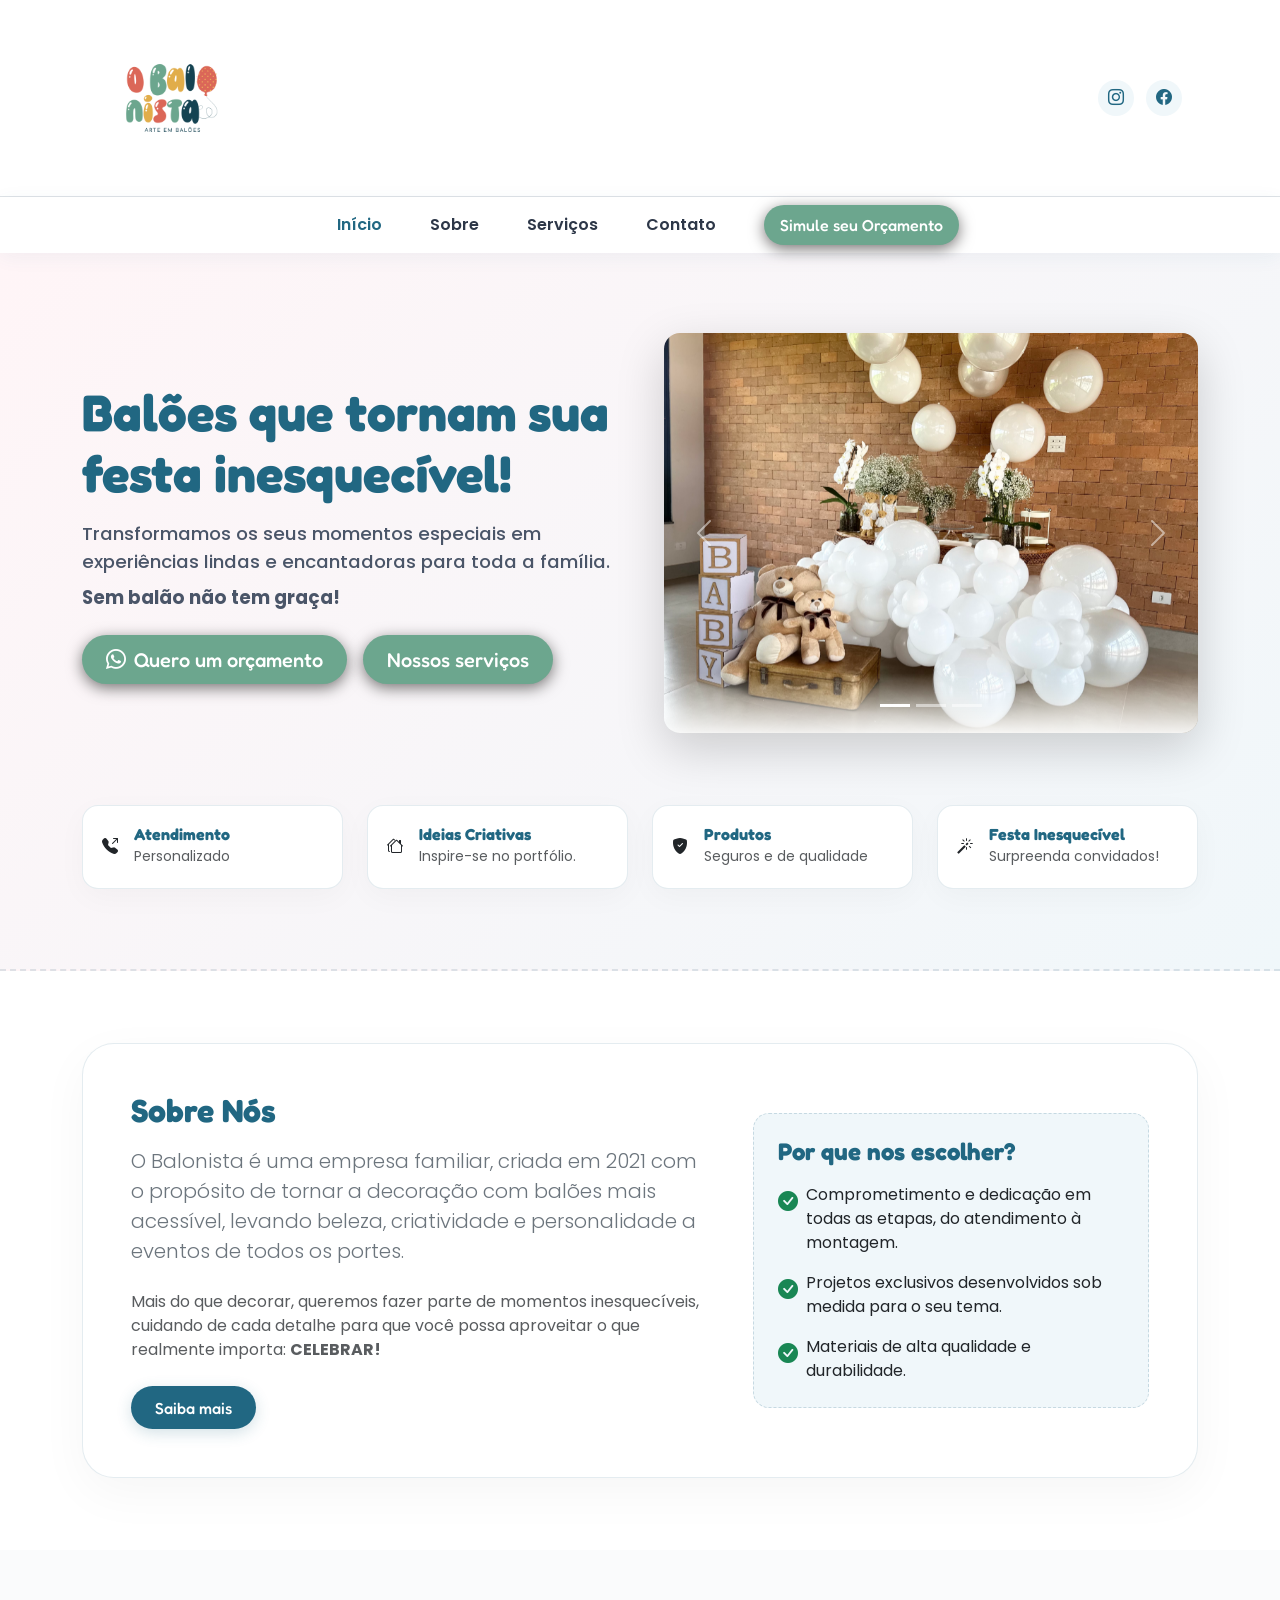
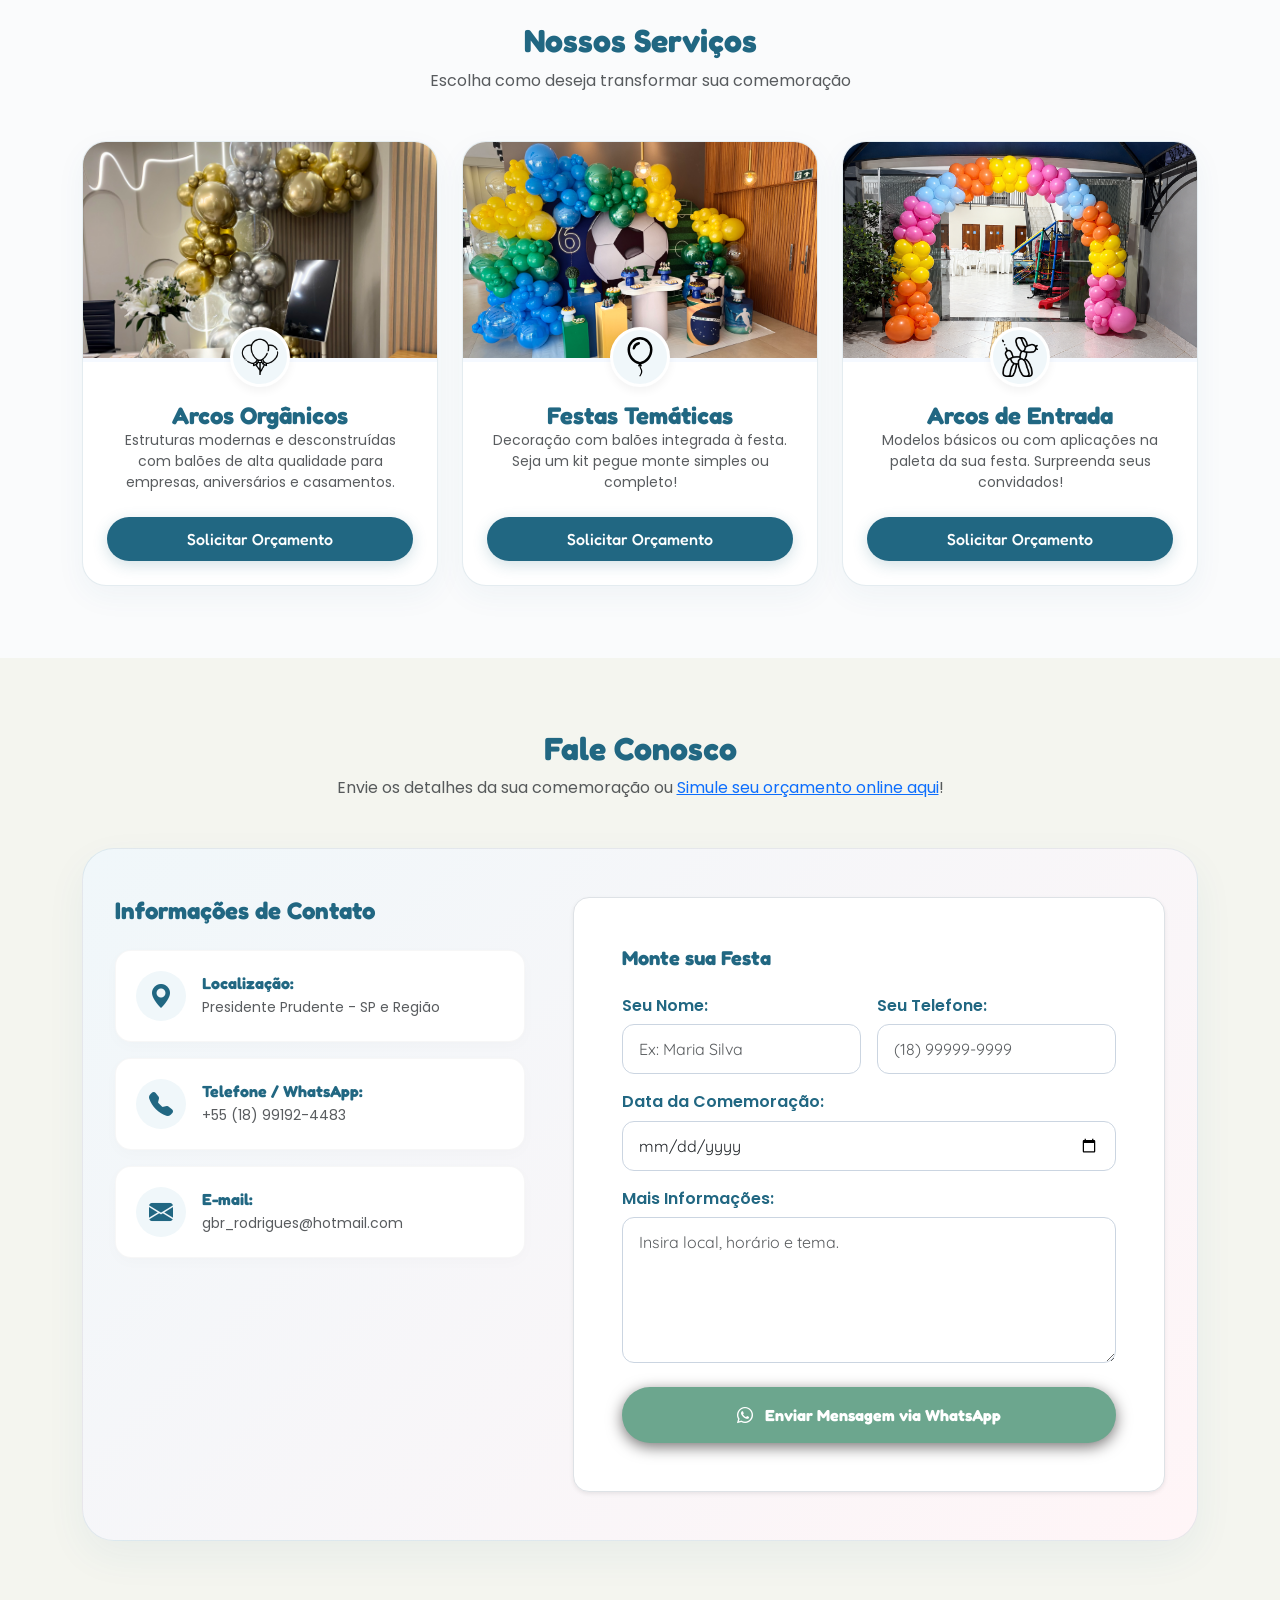
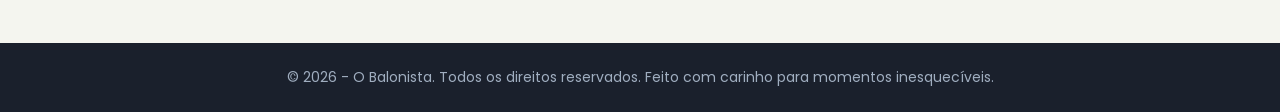
<file: index.html>
<!DOCTYPE html>
<html lang="pt-br">

<head>
    <meta charset="UTF-8">
    <meta name="viewport" content="width=device-width, initial-scale=1.0">
    <title>O Balonista</title>

    <!-- Favicon -->
    <link href="../icons/balloon.svg" rel="icon">

    <!-- Google Fonts -->
    <link rel="preconnect" href="https://fonts.googleapis.com">
    <link rel="preconnect" href="https://fonts.gstatic.com" crossorigin>
    <link href="https://fonts.googleapis.com/css2?family=Fredoka:wght@300..700&family=Quicksand:wght@300..700&family=Poppins:wght@300;400;500;600;700&display=swap" rel="stylesheet">

    <!-- Bootstrap 5 CSS -->
    <link href="https://cdn.jsdelivr.net/npm/bootstrap@5.3.3/dist/css/bootstrap.min.css" rel="stylesheet">
    <!-- Bootstrap Icons -->
    <link rel="stylesheet" href="https://cdn.jsdelivr.net/npm/bootstrap-icons@1.11.3/font/bootstrap-icons.min.css">
    <!-- Custom CSS -->
    <link rel="stylesheet" href="../css/style.css">
</head>

<body>

    <!-- Header / Top Bar -->
    <header class="py-2 bg-white border-bottom">
        <div class="container d-flex justify-content-between align-items-center">
            <div class="d-flex align-items-center">
                <a href="index.html" class="navbar-brand">
                    <img src="../imgs/logos/Artboard 1_3.png" alt="Logo da página" class="logo">
                </a>
            </div>
            <div class="d-none d-lg-flex align-items-center">
                <div class="social-icons me-3">
                    <a href="https://www.instagram.com/obalonista_/" target="_blank" aria-label="Instagram"><i class="bi bi-instagram"></i></a>
                    <a href="https://www.facebook.com/OBalonistapp" target="_blank" aria-label="Facebook"><i class="bi bi-facebook"></i></a>
                </div>

            </div>
        </div>
    </header>

    <!-- Main Navigation Bar -->
    <nav class="navbar navbar-expand-lg top-navbar sticky-top">
        <div class="container">
            <button class="navbar-toggler border-0" type="button" data-bs-toggle="collapse" data-bs-target="#navbarNav"
                aria-controls="navbarNav" aria-expanded="false" aria-label="Alternar navegação">
                <span class="navbar-toggler-icon"></span>
            </button>
            <div class="collapse navbar-collapse justify-content-center" id="navbarNav">
                <ul class="navbar-nav align-items-center gap-lg-3">
                    <li class="nav-item">
                        <a class="nav-link active" href="#">Início</a>
                    </li>
                    <li class="nav-item">
                        <a class="nav-link" href="#about">Sobre</a>
                    </li>
                    <li class="nav-item">
                        <a class="nav-link" href="#services">Serviços</a>
                    </li>
                    <li class="nav-item">
                        <a class="nav-link" href="#contact">Contato</a>
                    </li>
                    <li class="nav-item">
                        <a class="nav-link btn btn-whimsical-pink px-3 py-2 ms-lg-3 mt-2 mt-lg-0 text-white"
                            href="simulador.html">Simule seu Orçamento</a>
                    </li>
                </ul>
            </div>
            
            <div class="d-flex d-lg-none align-items-center">
                <a href="#contact" class="btn btn-whimsical-pink btn-sm"><i class="bi bi-whatsapp"></i> Orçamento</a>
            </div>
        </div>
    </nav>

    <main>
        <!-- Hero Section -->
        <section class="hero-section">
            <div class="container">
                <div class="row align-items-center g-5">
                    <div class="col-lg-6 text-center text-lg-start">
                        <h1 class="hero-title fw-bold mb-3">Balões que tornam sua festa inesquecível!</h1>
                        <p class="hero-subtitle mb-2">
                            Transformamos os seus momentos especiais em experiências lindas e encantadoras para toda a família.
                        </p>
                        <p class="hero-subtitle mb-4"><strong>Sem balão não tem graça!</strong></p>
                        <div class="d-flex flex-wrap gap-3 justify-content-center justify-content-lg-start">
                            <a href="#contact" class="btn btn-whimsical-pink btn-lg px-4"><i class="bi bi-whatsapp me-2"></i>Quero um orçamento</a>
                            <a href="#services" class="btn btn-whimsical-pink btn-lg px-4" style="border-color: #cbd5e1; color:beige">Nossos serviços</a>
                        </div>
                    </div>
                    
                    <div class="col-lg-6">
                        <div id="carrosselFotos" class="carousel slide position-relative" data-bs-ride="carousel">
                            <div class="carousel-indicators">
                                <button type="button" data-bs-target="#carrosselFotos" data-bs-slide-to="0" class="active" aria-current="true" aria-label="Foto 1"></button>
                                <button type="button" data-bs-target="#carrosselFotos" data-bs-slide-to="1" aria-label="Foto 2"></button>
                                <button type="button" data-bs-target="#carrosselFotos" data-bs-slide-to="2" aria-label="Foto 3"></button>
                            </div>

                            <div class="carousel-inner rounded-4 shadow-lg">
                                <div class="carousel-item active">
                                    <img src="../imgs/fotos/cha.jpg" alt="Decoração de festa com balões" class="d-block w-100 foto-carrossel">
                                </div>
                                <div class="carousel-item">
                                    <img src="../imgs/fotos/gato.png" alt="Detalhes da decoração da festa" class="d-block w-100 foto-carrossel">
                                </div>
                                <div class="carousel-item">
                                    <img src="../imgs/fotos/IMG_6557.jpg" alt="Mesa decorada para comemoração" class="d-block w-100 foto-carrossel">
                                </div>
                            </div>

                            <button class="carousel-control-prev" type="button" data-bs-target="#carrosselFotos" data-bs-slide="prev">
                                <span class="carousel-control-prev-icon" aria-hidden="true"></span>
                                <span class="visually-hidden">Anterior</span>
                            </button>
                            <button class="carousel-control-next" type="button" data-bs-target="#carrosselFotos" data-bs-slide="next">
                                <span class="carousel-control-next-icon" aria-hidden="true"></span>
                                <span class="visually-hidden">Próxima</span>
                            </button>

                            <div class="overlay-gradiente position-absolute top-0 start-0 w-100 h-100 rounded-4"></div>
                        </div>
                    </div>
                </div>

                <div class="row g-4 mt-5">
                    <div class="col-md-3 col-6">
                        <div class="feature-badge-card d-flex align-items-center gap-3">
                            <div class="feature-icon-wrapper"><i class="bi bi-telephone-outbound-fill"></i></div>
                            <div>
                                <h6 class="mb-0 fw-bold">Atendimento</h6>
                                <small class="text-muted">Personalizado</small>
                            </div>
                        </div>
                    </div>
                    <div class="col-md-3 col-6">
                        <div class="feature-badge-card d-flex align-items-center gap-3">
                            <div class="feature-icon-wrapper"><i class="bi bi-houses"></i></div>
                            <div>
                                <h6 class="mb-0 fw-bold">Ideias Criativas</h6>
                                <small class="text-muted">Inspire-se no portfólio.</small>
                            </div>
                        </div>
                    </div>
                    <div class="col-md-3 col-6">
                        <div class="feature-badge-card d-flex align-items-center gap-3">
                            <div class="feature-icon-wrapper"><i class="bi bi-shield-fill-check"></i></div>
                            <div>
                                <h6 class="mb-0 fw-bold">Produtos</h6>
                                <small class="text-muted">Seguros e de qualidade</small>
                            </div>
                        </div>
                    </div>
                    <div class="col-md-3 col-6">
                        <div class="feature-badge-card d-flex align-items-center gap-3">
                            <div class="feature-icon-wrapper"><i class="bi bi-magic"></i></div>
                            <div>
                                <h6 class="mb-0 fw-bold">Festa Inesquecível</h6>
                                <small class="text-muted">Surpreenda convidados!</small>
                            </div>
                        </div>
                    </div>
                </div>
            </div>
        </section>

        <section id="about" class="py-5 bg-white">
            <div class="container py-4">
                <div class="about-box p-4 p-lg-5">
                    <div class="row align-items-center g-5">
                        <div class="col-lg-7">
                            <h2 class="fw-bold mb-3" style="color: var(--primary-color);">Sobre Nós</h2>
                            <p class="lead text-secondary mb-4">
                                O Balonista é uma empresa familiar, criada em 2021 com o propósito de tornar a decoração com balões mais acessível, levando beleza, criatividade e personalidade a eventos de todos os portes.
                            </p>
                            <p class="text-muted mb-4">
                                Mais do que decorar, queremos fazer parte de momentos inesquecíveis, cuidando de cada detalhe para que você possa aproveitar o que realmente importa: <strong>CELEBRAR!</strong>
                            </p>
                            <a href="#contact" class="btn btn-whimsical-blue px-4">Saiba mais</a>
                        </div>
                        <div class="col-lg-5">
                            <div class="p-4 rounded-4" style="background-color: var(--bg-pastel-blue); border: 1px dashed rgba(33, 103, 130, 0.2);">
                                <h3 class="h4 fw-bold mb-3" style="color: var(--primary-color);">Por que nos escolher?</h3>
                                <ul class="list-unstyled mb-0 d-flex flex-column gap-3">
                                    <li class="d-flex align-items-start gap-2">
                                        <i class="bi bi-check-circle-fill text-success fs-5 mt-1"></i>
                                        <span>Comprometimento e dedicação em todas as etapas, do atendimento à montagem.</span>
                                    </li>
                                    <li class="d-flex align-items-start gap-2">
                                        <i class="bi bi-check-circle-fill text-success fs-5 mt-1"></i>
                                        <span>Projetos exclusivos desenvolvidos sob medida para o seu tema.</span>
                                    </li>
                                    <li class="d-flex align-items-start gap-2">
                                        <i class="bi bi-check-circle-fill text-success fs-5 mt-1"></i>
                                        <span>Materiais de alta qualidade e durabilidade.</span>
                                    </li>
                                </ul>
                            </div>
                        </div>
                    </div>
                </div>
            </div>
        </section>

       
        <section id="services" class="py-5" style="background-color: #fafbfc;">
            <div class="container py-4">
                <div class="text-center section-header mb-5">
                    <h2 class="fw-bold">Nossos Serviços</h2>
                    <p class="text-muted mt-2">Escolha como deseja transformar sua comemoração</p>
                </div>

                <div class="row g-4">
                    <!-- Service 1 -->
                    <div class="col-md-4">
                        <div class="whimsical-card pb-4">
                            <img src="../imgs/fotos/clinica.jpg" alt="Arco Orgânico de Balões" class="card-img-top">
                            <div class="service-icon"><img src="../icons/ballon_6336600.png" alt="Ícone" class="iconeC"></div>
                            <div class="card-body text-center px-4 pt-0">
                                <h3 class="h4 card-title fw-bold" style="color: var(--primary-color);">Arcos Orgânicos</h3>
                                <p class="card-text text-muted small mb-4">Estruturas modernas e desconstruídas com balões de alta qualidade para empresas, aniversários e casamentos.</p>
                                <a href="#contact" class="btn btn-whimsical-blue w-100">Solicitar Orçamento</a>
                            </div>
                        </div>
                    </div>

                    <!-- Service 2 -->
                    <div class="col-md-4">
                        <div class="whimsical-card pb-4">
                            <img src="../imgs/fotos/futebol.jpg" alt="Decoração Temática" class="card-img-top">
                            <div class="service-icon"><img src="../icons/balloon.svg" alt="Ícone" class="iconeC"></div>
                            <div class="card-body text-center px-4 pt-0">
                                <h3 class="h4 card-title fw-bold" style="color: var(--primary-color);">Festas Temáticas</h3>
                                <p class="card-text text-muted small mb-4">Decoração com balões integrada à festa. Seja um kit pegue monte simples ou completo!</p>
                                <a href="#contact" class="btn btn-whimsical-blue w-100">Solicitar Orçamento</a>
                            </div>
                        </div>
                    </div>

                    <!-- Service 3 -->
                    <div class="col-md-4">
                        <div class="whimsical-card pb-4">
                            <img src="../imgs/fotos/entrada.png" alt="Arcos de Entrada" class="card-img-top">
                            <div class="service-icon"><img src="../icons/dog-balloon_2829748.png" alt="Ícone" class="iconeC"></div>
                            <div class="card-body text-center px-4 pt-0">
                                <h3 class="h4 card-title fw-bold" style="color: var(--primary-color);">Arcos de Entrada</h3>
                                <p class="card-text text-muted small mb-4">Modelos básicos ou com aplicações na paleta da sua festa. Surpreenda seus convidados!</p>
                                <a href="#contact" class="btn btn-whimsical-blue w-100">Solicitar Orçamento</a>
                            </div>
                        </div>
                    </div>
                </div>
            </div>
        </section>

        <!-- Contact & WhatsApp Form Section -->
        <section id="contact" class="py-5">
            <div class="container py-4">
                <div class="text-center section-header mb-5">
                    <h2 class="fw-bold">Fale Conosco</h2>
                    <p class="text-muted mt-2">Envie os detalhes da sua comemoração ou <a href="simulador.html">Simule seu orçamento online aqui</a>!</p>
                </div>

                <div class="contact-wrapper">
                    <div class="row g-5">
                        <div class="col-lg-5">
                            <h3 class="h4 fw-bold mb-4" style="color: var(--primary-color);">Informações de Contato</h3>
                            <div class="info-card">
                                <i class="bi bi-geo-alt-fill"></i>
                                <div>
                                    <h5 class="h6 fw-bold mb-1" style="color: var(--primary-color);">Localização:</h5>
                                    <p class="mb-0 text-muted small">Presidente Prudente - SP e Região</p>
                                </div>
                            </div>
                            <div class="info-card">
                                <i class="bi bi-telephone-fill"></i>
                                <div>
                                    <h5 class="h6 fw-bold mb-1" style="color: var(--primary-color);">Telefone / WhatsApp:</h5>
                                    <p class="mb-0 text-muted small">+55 (18) 99192-4483</p>
                                </div>
                            </div>
                            <div class="info-card">
                                <i class="bi bi-envelope-fill"></i>
                                <div>
                                    <h5 class="h6 fw-bold mb-1" style="color: var(--primary-color);">E-mail:</h5>
                                    <p class="mb-0 text-muted small">gbr_rodrigues@hotmail.com</p>
                                </div>
                            </div>
                        </div>

                        <div class="col-lg-7">
                            <form id="contact-form" class="bg-white p-4 p-md-5 rounded-4 shadow-sm border">
                                <h3 class="h5 fw-bold mb-4" style="color: var(--primary-color);">Monte sua Festa</h3>
                                <div class="row g-3">
                                    <div class="col-md-6">
                                        <label for="name-field">Seu Nome:</label>
                                        <input type="text" name="name" id="name-field" class="form-control" placeholder="Ex: Maria Silva" required>
                                    </div>
                                    <div class="col-md-6">
                                        <label for="tel-field">Seu Telefone:</label>
                                        <input type="tel" class="form-control" name="tel" id="tel-field" placeholder="(18) 99999-9999" required>
                                    </div>
                                    <div class="col-md-12">
                                        <label for="subject-field">Data da Comemoração:</label>
                                        <input type="date" class="form-control" name="subject" id="subject-field" required>
                                    </div>
                                    <div class="col-md-12">
                                        <label for="message-field">Mais Informações:</label>
                                        <textarea class="form-control" name="message" rows="5" id="message-field" placeholder="Insira local, horário e tema." required></textarea>
                                    </div>
                                    <div class="col-md-12 mt-4">
                                        <button type="submit" class="btn btn-whimsical-pink w-100 py-3 fw-bold fs-6">
                                            <i class="bi bi-whatsapp me-2"></i> Enviar Mensagem via WhatsApp
                                        </button>
                                    </div>
                                </div>
                            </form>
                        </div>
                    </div>
                </div>
            </div>
        </section>
    </main>

    <!-- Footer -->
    <footer class="py-4 text-center">
        <div class="container">
            <p class="mb-0 small">&copy; 2026 - O Balonista. Todos os direitos reservados. Feito com carinho para momentos inesquecíveis.</p>
        </div>
    </footer>

    <!-- Bootstrap JS -->
    <script src="https://cdn.jsdelivr.net/npm/bootstrap@5.3.3/dist/js/bootstrap.bundle.min.js"></script>
    
    <!-- Script Externo -->
    <script src="../js/script.js"></script>
</body>

</html>
</file>
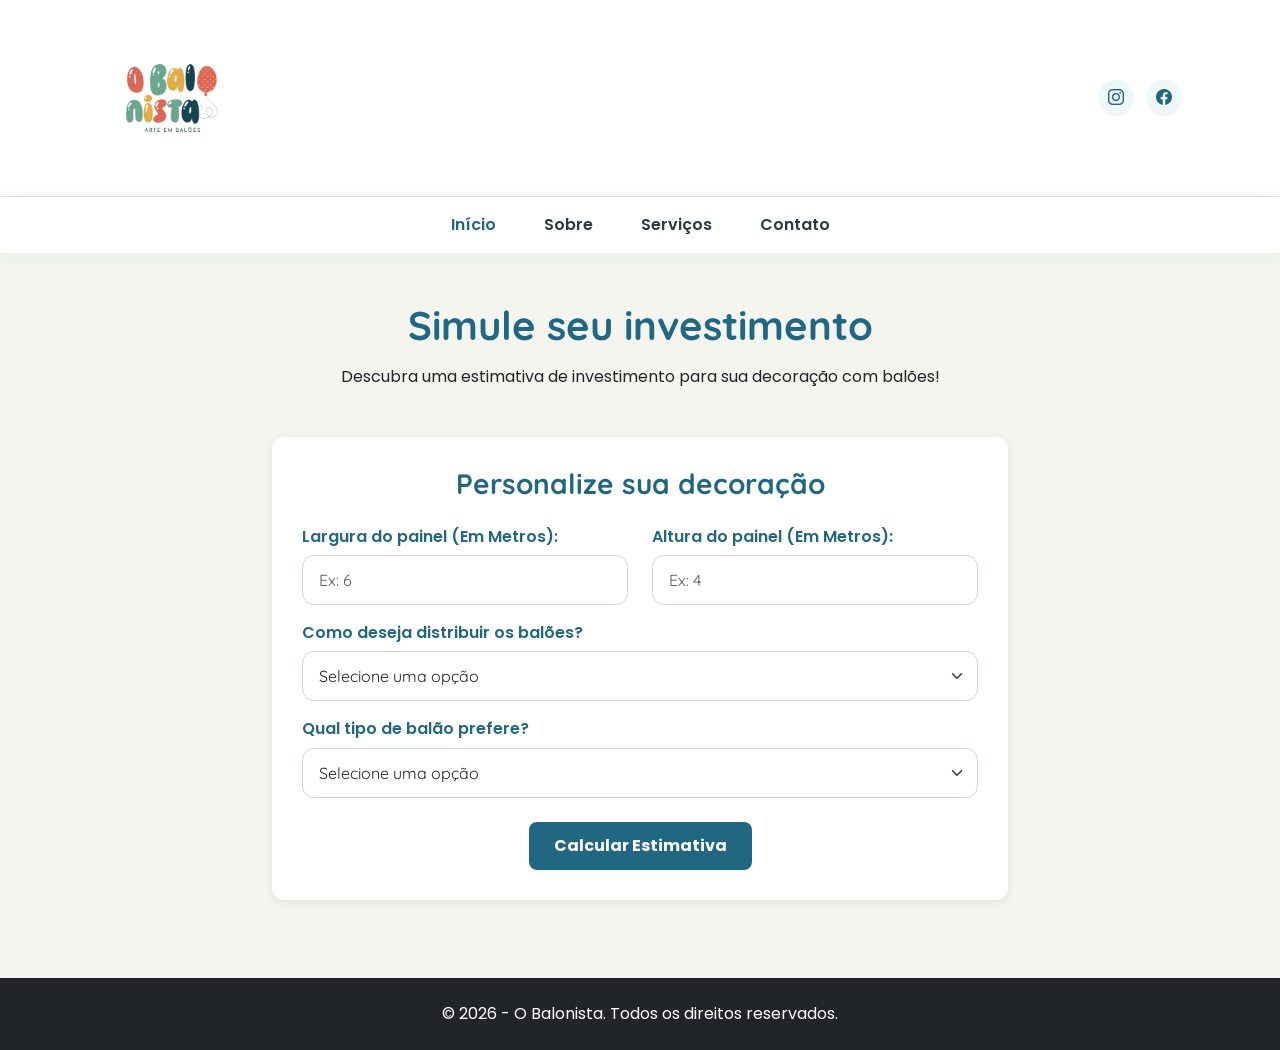
<file: simulador.html>
<!DOCTYPE html>
<html lang="pt-br">

<head>
    <meta charset="UTF-8">
    <meta name="viewport" content="width=device-width, initial-scale=1.0">
    <link class="icones" href="../icons/balloon.svg" rel="icon">
    <title>O Balonista</title>
    <link class="icones" href="../icons/balloon.svg" rel="icon">
    <link rel="preconnect" href="https://fonts.googleapis.com">
    <link rel="preconnect" href="https://fonts.gstatic.com" crossorigin>
    <link
        href="https://fonts.googleapis.com/css2?family=Fredoka:wght@300..700&family=Quicksand:wght@300..700&family=Poppins:wght@300;400;500;600;700&display=swap"
        rel="stylesheet">

    <!-- Bootstrap 5 CSS -->
    <link href="https://cdn.jsdelivr.net/npm/bootstrap@5.3.3/dist/css/bootstrap.min.css" rel="stylesheet">
    <!-- Bootstrap Icons -->
    <link rel="stylesheet" href="https://cdn.jsdelivr.net/npm/bootstrap-icons@1.11.3/font/bootstrap-icons.min.css">
    <link rel="stylesheet" href="../css/style.css">

</head>

<body>
    <header class="py-2 bg-white border-bottom">
        <div class="container d-flex justify-content-between align-items-center">
            <div class="d-flex align-items-center">
                <a href="index.html" class="navbar-brand">
                    <img src="../imgs/logos/Artboard 1_3.png" alt="Logo da página" class="logo ">

                </a>
            </div>
            <div class="d-none d-lg-flex align-items-center">
                <div class="social-icons me-3">
                    <a href="https://www.instagram.com/obalonista_/" target="_blank" aria-label="Instagram"><i
                            class="bi bi-instagram"></i></a>
                    <a href="https://www.facebook.com/OBalonistapp" target="_blank" aria-label="Facebook"><i
                            class="bi bi-facebook"></i></a>
                </div>
    
            </div>
        </div>
    </header>

    <!-- Main Navigation Bar -->
    <nav class="navbar navbar-expand-lg top-navbar sticky-top">
        <div class="container">
            <button class="navbar-toggler border-0" type="button" data-bs-toggle="collapse" data-bs-target="#navbarNav"
                aria-controls="navbarNav" aria-expanded="false" aria-label="Alternar navegação">
                <span class="navbar-toggler-icon"></span>
            </button>
            <div class="collapse navbar-collapse justify-content-center" id="navbarNav">
                <ul class="navbar-nav align-items-center gap-lg-3">
                    <li class="nav-item">
                        <a class="nav-link active" href="index.html">Início</a>
                    </li>
                    <li class="nav-item">
                        <a class="nav-link" href="index.html#about">Sobre</a>
                    </li>
                    <li class="nav-item">
                        <a class="nav-link" href="index.html#services">Serviços</a>
                    </li>
                    <li class="nav-item">
                        <a class="nav-link" href="index.html#contact">Contato</a>
                    </li>

                </ul>
            </div>
            <!-- Mobile WhatsApp & Social CTA -->
            <div class="d-flex d-lg-none align-items-center">
                <a href="index.html#contact" class="btn btn-whimsical-pink btn-sm"><i class="bi bi-whatsapp"></i>
                    Orçamento</a>
            </div>
        </div>
    </nav>

    <main>

        <section class="container py-5">

            <h1 class="titulos mb-3">
                Simule seu investimento
            </h1>

            <p class="text-center mb-5">
                Descubra uma estimativa de investimento para sua decoração com balões!
            </p>

            <div class="row justify-content-center">
                <div class="col-lg-8">
                    <div class="simulador">
                        <h3 class="titulos mb-4">
                            Personalize sua decoração
                        </h3>

                        <!-- MEDIDAS DO PAINEL -->
                        <div class="row">
                            <div class="col-md-6 mb-3">

                                <label for="largura">
                                    Largura do painel (Em Metros):
                                </label>
                                <input type="number" id="largura" class="form-control" placeholder="Ex: 6" min="0.5"
                                    step="0.5">

                            </div>

                            <div class="col-md-6 mb-3">

                                <label for="altura">
                                    Altura do painel (Em Metros):
                                </label>

                                <input type="number" id="altura" class="form-control" placeholder="Ex: 4" min="0.5"
                                    step="0.5">

                            </div>

                        </div>

                        <!-- DISPOSIÇÃO DOS BALÕES -->
                        <div class="mb-3">

                            <label for="colunas">
                                Como deseja distribuir os balões?
                            </label>
                            <select id="colunas" class="form-select">
                                <option value="">
                                    Selecione uma opção
                                </option>

                                <option value="1">
                                    Uma coluna lateral
                                </option>

                                <option value="2">
                                    Duas colunas laterais
                                </option>

                                <option value="0">
                                    Projeto personalizado
                                </option>

                            </select>

                        </div>

                        <!-- TIPO DE BALÃO -->
                        <div class="mb-4">

                            <label for="tipoBalao">
                                Qual tipo de balão prefere?
                            </label>

                            <select id="tipoBalao" class="form-select">

                                <option value="">
                                    Selecione uma opção
                                </option>

                                <option value="140">
                                    Cores tradicionais
                                </option>

                                <option value="250">
                                    Cores Customizadas ou Metalizadas
                                </option>

                            </select>

                        </div>

                        <!-- BOTÃO CALCULAR -->
                        <div class="text-center">

                            <button type="button" id="btCalcular" class="btn-calcular">

                                Calcular Estimativa

                            </button>

                        </div>

                        <!-- RESULTADO -->
                        <div id="resultado" class="resultado">

                            <h3 class="titulos">
                                Sua estimativa de Investimento:
                            </h3>

                            <hr>

                            <p id="medidasResultado"></p>

                            <p id="colunasResultado"></p>

                            <p id="tipoResultado"></p>

                            <p id="metrosResultado"></p>

                            <hr>

                            <p class="text-center mb-1">
                                Investimento estimado:
                            </p>

                            <h2 id="valorResultado" class="valor text-center">
                            </h2>

                            <!-- AVISO -->
                            <div class="aviso">

                                <strong>
                                    <i class="bi bi-exclamation-triangle-fill"></i>
                                    Informações importantes
                                </strong>

                                <p class="mt-2 mb-0">

                                    Esta simulação apresenta uma
                                    estimativa inicial de investimento
                                    para colunas laterais de balões.

                                    <br><br>

                                    O valor final poderá variar
                                    conforme o projeto escolhido,
                                    cores, materiais, complexidade
                                    da montagem, local do evento
                                    e possíveis taxas de deslocamento.

                                    <br><br>

                                    Arcos aéreos, balões suspensos
                                    e projetos personalizados
                                    necessitam de avaliação individual.

                                    <br><br>

                                    Esta simulação não constitui
                                    orçamento definitivo.

                                </p>

                            </div>

                            <!-- WHATSAPP -->
                            <div class="text-center">

                                <button type="button" id="btWhatsapp" class="btn-whatsapp">

                                    Enviar o orçamento pelo WhatsApp

                                </button>

                            </div>

                        </div>

                        <!-- ÚLTIMA SIMULAÇÃO -->
                        <div id="ultimaSimulacao" class="ultima-simulacao">

                            <h5 class="titulos">
                                Sua última simulação
                            </h5>

                            <p id="historicoResultado"></p>

                            <p class="small text-muted">
                                Esta é uma simulação anterior.
                                Os valores podem ter sido alterados.
                                Refaça o cálculo para consultar
                                a estimativa atual.
                            </p>

                            <button type="button" id="btApagar" class="btn btn-outline-danger btn-sm">

                                Apagar histórico

                            </button>

                        </div>

                    </div>

                </div>

            </div>

        </section>

    </main>

    <!-- RODAPÉ -->
    <footer class="bg-dark text-white text-center p-4">

        <div class="container">

            <p class="mb-0">
                &copy; 2026 - O Balonista.
                Todos os direitos reservados.
            </p>

        </div>

    </footer>
    <script src="../js/script.js"></script>

    <!-- Bootstrap JavaScript -->
    <script src="https://cdn.jsdelivr.net/npm/bootstrap@5.3.8/dist/js/bootstrap.bundle.min.js"></script>

</body>

</html>
</file>
<file: css/style.css>
:root {
  --primary-color: #216782;
  --primary-hover: #174b60;
  --accent-pink: #6ca68e;
  --accent-pink-hover: #598c76;
  --bg-pastel-blue: #f0f7fa;
  --bg-pastel-pink: #f5f9ff;
  --bg-pastel-yellow: #fffdf4;
  --text-dark: #2d3748;
  --card-border: rgba(33, 103, 130, 0.12);
}

body {
  margin: 0;
  font-family: 'Poppins', sans-serif;
  background-color: #f4f5ef;
}

h1, h2, h3, h4, h5, h6, .brand-font {
  font-family: 'Fredoka', sans-serif;
  color: var(--primary-color);
}

.titulos {
  text-align: center;
  color: var(--primary-color);
  margin-bottom: 20px;
  font-weight: bold;
  font-family: 'Quicksand', sans-serif;
}

.logo {
  width: 180px;
  height: auto;
  display: block;
  margin: 0 auto;
}

section {
  min-height: 200px;
}

/* Carrossel */
.foto-carrossel {
  height: 400px;
  width: 100%;
  object-fit: cover;
  object-position: center;
}

.overlay-gradiente {
  background-image: linear-gradient(
    to bottom, 
    rgba(255, 255, 255, 0) 85%, 
    rgba(255, 255, 255, 0.9) 100%
  );
  pointer-events: none; 
}

/* Navegação e Botões Whimsical */
.top-navbar {
  background-color: #ffffff;
  box-shadow: 0 4px 20px rgba(33, 103, 130, 0.06);
  transition: all 0.3s ease;
}

.nav-link {
  font-weight: 600;
  color: var(--text-dark) !important;
  transition: color 0.2s ease;
  padding: 0.5rem 1rem !important;
}

.nav-link:hover, .nav-link.active {
  color: var(--primary-color) !important;
}

.btn-whimsical-pink {
  background-color: var(--accent-pink);
  color: white !important;
  font-family: 'Fredoka', sans-serif;
  border-radius: 50rem;
  padding: 0.6rem 1.5rem;
  font-weight: 500;
  box-shadow: 0 4px 15px #767474;
  transition: all 0.3s ease;
  border: none;
}

.btn-whimsical-pink:hover {
  background-color: var(--accent-pink-hover);
  transform: translateY(-2px);
  color: white;
}

.btn-whimsical-blue {
  background-color: var(--primary-color);
  color: white;
  font-family: 'Fredoka', sans-serif;
  border-radius: 50rem;
  padding: 0.6rem 1.5rem;
  font-weight: 500;
  box-shadow: 0 4px 15px rgba(33, 103, 130, 0.2);
  transition: all 0.3s ease;
  border: none;
}

.btn-whimsical-blue:hover {
  background-color: var(--primary-hover);
  transform: translateY(-2px);
  color: white;
}

/* Ícones Sociais */
.social-icons a {
  display: inline-flex;
  align-items: center;
  justify-content: center;
  width: 36px;
  height: 36px;
  background: var(--bg-pastel-blue);
  color: var(--primary-color);
  border-radius: 50%;
  margin-left: 0.5rem;
  transition: all 0.2s ease;
  text-decoration: none;
}

.social-icons a:hover {
  background: var(--primary-color);
  color: white;
  transform: translateY(-2px);
}

/* Hero Section */
.hero-section {
  background: linear-gradient(135deg, #fff5f7 0%, #f0f7fa 100%);
  padding: 5rem 0;
  position: relative;
  border-bottom: 2px dashed rgba(33, 103, 130, 0.15);
}

.hero-title {
  font-size: 3.2rem;
  color: var(--primary-color);
  line-height: 1.2;
}

.hero-subtitle {
  font-size: 1.15rem;
  color: #4a5568;
  font-weight: 500;
}

/* Feature Badges & Cards */
.feature-badge-card {
  background: white;
  border-radius: 1rem;
  padding: 1.2rem;
  box-shadow: 0 8px 30px rgba(0, 0, 0, 0.03);
  border: 1px solid var(--card-border);
}

.whimsical-card {
  background: white;
  border-radius: 1.5rem;
  overflow: hidden;
  border: 1px solid var(--card-border);
  box-shadow: 0 10px 30px rgba(33, 103, 130, 0.05);
  transition: all 0.3s ease;
  height: 100%;
}

.whimsical-card:hover {
  transform: translateY(-8px);
  box-shadow: 0 15px 40px rgba(33, 103, 130, 0.12);
}

.whimsical-card .card-img-top {
  height: 220px;
  width: 100%;
  object-fit: cover;
  object-position: center 30%;
  border-bottom: 4px solid var(--bg-pastel-pink);
}

.service-icon {
  width: 60px;
  height: 60px;
  background: var(--bg-pastel-blue);
  border-radius: 50%;
  display: flex;
  align-items: center;
  justify-content: center;
  margin: -35px auto 15px auto;
  position: relative;
  z-index: 2;
  box-shadow: 0 4px 10px rgba(0, 0, 0, 0.05);
  border: 3px solid white;
  color: var(--primary-color);
  font-size: 1.5rem;
}

.iconeC {
  width: 40px;
  height: auto;
}

/* Sobre & Contato */
.about-box {
  background: white;
  border-radius: 2rem;
  box-shadow: 0 15px 50px rgba(0, 0, 0, 0.04);
  border: 1px solid var(--card-border);
}

.contact-wrapper {
  background: linear-gradient(135deg, #f0f7fa 0%, #fff5f7 100%);
  border-radius: 2rem;
  padding: 3rem 2rem;
  box-shadow: 0 15px 40px rgba(33, 103, 130, 0.06);
  border: 1px solid rgba(33, 103, 130, 0.1);
}

.info-card {
  background: white;
  border-radius: 1rem;
  padding: 1.25rem;
  margin-bottom: 1rem;
  box-shadow: 0 4px 15px rgba(0, 0, 0, 0.02);
  border: 1px solid rgba(0, 0, 0, 0.03);
  display: flex;
  align-items: center;
  gap: 1rem;
}

.info-card i {
  font-size: 1.5rem;
  color: var(--primary-color);
  background: var(--bg-pastel-blue);
  width: 50px;
  height: 50px;
  border-radius: 50%;
  display: flex;
  align-items: center;
  justify-content: center;
  flex-shrink: 0;
}

label {
  font-weight: 600;
  color: var(--primary-color);
  margin-bottom: 0.4rem;
}

.form-control, .form-select {
  border-radius: 0.75rem;
  padding: 0.75rem 1rem;
  border: 1px solid #cbd5e1;
  font-family: 'Quicksand', sans-serif;
  background-color: #ffffff;
}

.form-control:focus, .form-select:focus {
  border-color: var(--primary-color);
  box-shadow: 0 0 0 4px rgba(33, 103, 130, 0.1);
}

/* Simulador e Resultados específicos */
.simulador {
  background-color: white;
  padding: 30px;
  border-radius: 12px;
  box-shadow: 0 2px 10px rgba(0, 0, 0, 0.08);
}

.btn-calcular {
  background-color: #216782;
  color: white;
  border: none;
  padding: 12px 25px;
  border-radius: 8px;
  font-weight: bold;
}

.btn-calcular:hover {
  background-color: #174b60;
  color: white;
}

.resultado {
  display: none;
  background-color: #e8f3ed;
  border: 2px solid #6ca68e;
  border-radius: 12px;
  padding: 25px;
  margin-top: 30px;
}

.valor {
  color: #216782;
  font-size: 36px;
  font-weight: bold;
}

.aviso {
  background-color: #fff8e7;
  border-radius: 8px;
  padding: 15px;
  font-size: 14px;
  margin-top: 20px;
}

.btn-whatsapp {
  background-color: #25d366;
  color: white;
  border: none;
  padding: 12px 20px;
  border-radius: 8px;
  font-weight: bold;
  text-decoration: none;
  display: inline-block;
  margin-top: 15px;
}

.btn-whatsapp:hover {
  background-color: #1da851;
  color: white;
}

.ultima-simulacao {
  display: none;
  background-color: #ffffff;
  padding: 20px;
  border-radius: 10px;
  margin-top: 20px;
  border-left: 5px solid #6ca68e;
}

footer {
  background-color: #1a202c;
  color: #a0aec0;
  margin-top: 30px;
}

@media (max-width: 991.98px) {
  .hero-title {
    font-size: 2.4rem;
  }
}
</file>
